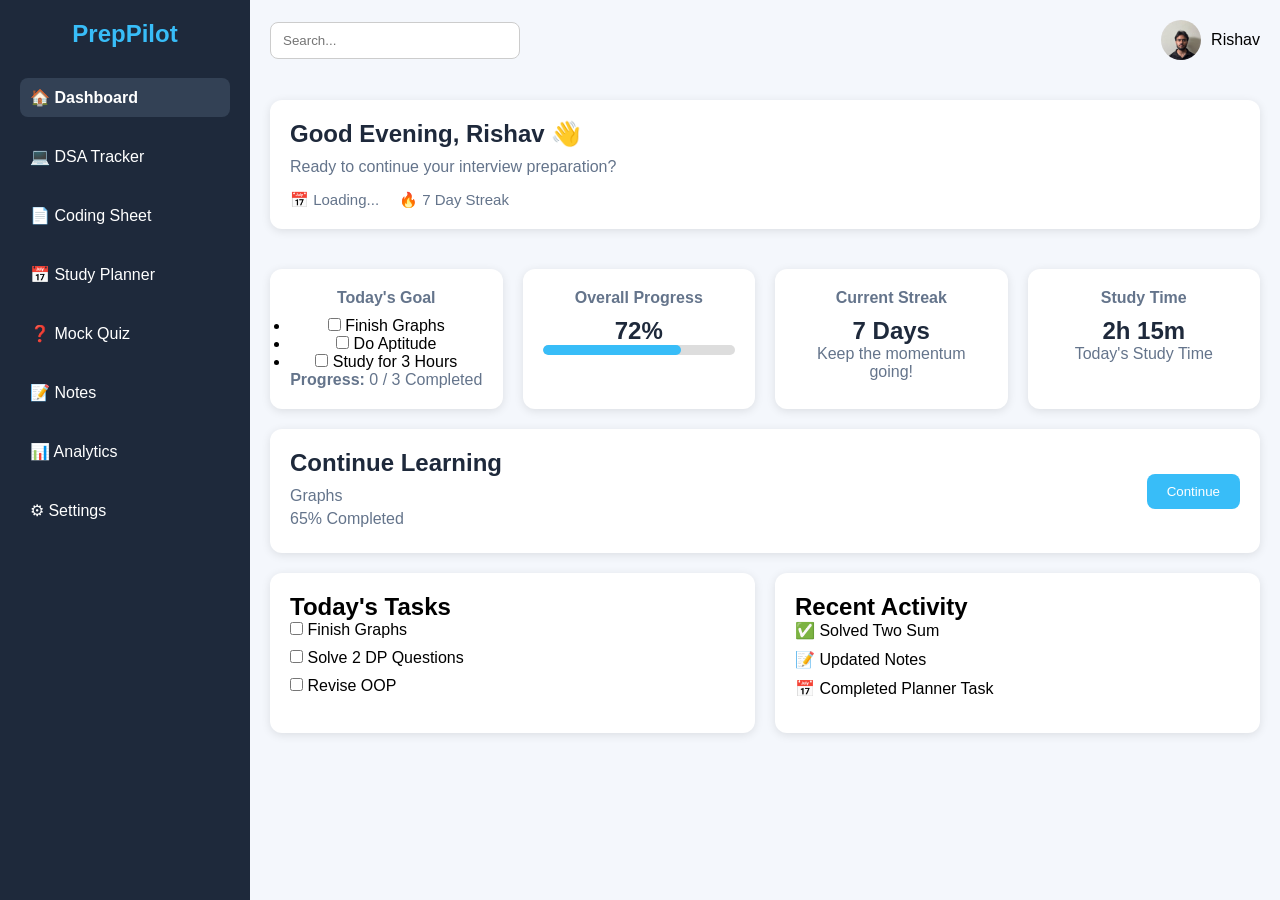
<file: index.html>
<!DOCTYPE html>
<html lang="en">
<head>
    <meta charset="UTF-8">
    <meta name="viewport" content="width=device-width, initial-scale=1.0">
    <title>PrepPilot | Interview Preparation Portal</title>
    <link rel="stylesheet" href="css/styles.css">
</head>
<body>

<div class="container">

    <!-- Sidebar -->
    <aside class="sidebar">

        <div class="logo">
            <h2>PrepPilot</h2>
        </div>

        <nav>
            <ul>
                <li class="sideElement"><a href="index.html" class="active">🏠 Dashboard</a></li>
                <li class="sideElement"><a href="tracker.html">💻 DSA Tracker</a></li>
                <li class="sideElement"><a href="sheet.html">📄 Coding Sheet</a></li>
                <li class="sideElement"><a href="planner.html">📅 Study Planner</a></li>
                <li class="sideElement"><a href="quiz.html">❓ Mock Quiz</a></li>
                <li class="sideElement"><a href="notes.html">📝 Notes</a></li>
                <li class="sideElement"><a href="analytics.html">📊 Analytics</a></li>
                <li class="sideElement"><a href="settings.html">⚙ Settings</a></li>
            </ul>
        </nav>

    </aside>

    <!-- Main Content -->
    <div class="content">

        <!-- Navbar -->
        <header class="navbar">

            <input class="search" type="text" placeholder="Search...">

            <div class="profile-section">
                <img src="assets/images/profile.jpeg"
                     alt="Profile Picture"
                     class="profile-pic">
                <span>Rishav</span>
            </div>

        </header>

        <!-- Dashboard -->
        <main class="dashboard">

            <!-- Welcome Card -->
            <section class="card welcome-card">

                <h1 id="greetings">Good Evening, Rishav 👋</h1>

                <p>Ready to continue your interview preparation?</p>

                <div class="welcome-info">
                    <span>📅 <span id="current-date">Loading...</span></span>
                    <span>🔥 <span id="streak-count">7</span> Day Streak</span>
                </div>

            </section>

            <!-- Statistics -->
            <section class="stats">

                <!-- Goal Card -->
                <section class="card goal-card">

                    <h3>Today's Goal</h3>

                    <ul class="checklist">
                        <li>
                            <input type="checkbox" id="goal1">
                            <label for="goal1">Finish Graphs</label>
                        </li>
                        <li>
                            <input type="checkbox" id="goal2">
                            <label for="goal2">Do Aptitude</label>
                        </li>
                        <li>
                            <input type="checkbox" id="goal3">
                            <label for="goal3">Study for 3 Hours</label>
                        </li>
                    </ul>

                    <p>
                        <strong>Progress:</strong>
                        <span id="goal-progress">0 / 3 Completed</span>
                    </p>

                </section>

                <!-- Progress Card -->
                <section class="card progress-card">
                    <h3>Overall Progress</h3>
                    <h2 id="overall-progress">72%</h2>
                    <div class="progress-bar">
                        <div class="progress-fill"></div>
                    </div>
                </section>

                <!-- Streak Card -->
                <section class="card streak-card">
                    <h3>Current Streak</h3>
                    <h2 id="streak-days">7 Days</h2>
                    <p>Keep the momentum going!</p>
                </section>

                <!-- Study Time Card -->
                <section class="card study-card">
                    <h3>Study Time</h3>
                    <h2 id="study-time">2h 15m</h2>
                    <p>Today's Study Time</p>
                </section>

            </section>

            <!-- Continue Learning -->
            <section class="card continue-card">
                <div class="continue-info">
                    <h2>Continue Learning</h2>
                    <p id="current-topic">Graphs</p>
                    <p id="topic-progress">65% Completed</p>
                </div>
                <button id="btn-continue">Continue</button>
            </section>

            <!-- Bottom Section: Tasks + Activity side by side -->
            <div class="bottom-section">

                <!-- Today's Tasks -->
                <section class="card tasks-card">
                    <h2>Today's Tasks</h2>
                    <ul>
                        <li>
                            <input type="checkbox" id="task1">
                            <label for="task1">Finish Graphs</label>
                        </li>
                        <li>
                            <input type="checkbox" id="task2">
                            <label for="task2">Solve 2 DP Questions</label>
                        </li>
                        <li>
                            <input type="checkbox" id="task3">
                            <label for="task3">Revise OOP</label>
                        </li>
                    </ul>
                </section>

                <!-- Recent Activity -->
                <section class="card activity-card">
                    <h2>Recent Activity</h2>
                    <ul>
                        <li>✅ Solved Two Sum</li>
                        <li>📝 Updated Notes</li>
                        <li>📅 Completed Planner Task</li>
                    </ul>
                </section>

            </div>

        </main>

    </div>

</div>
<script src="js/app.js"></script>
</body>
</html>
</file>
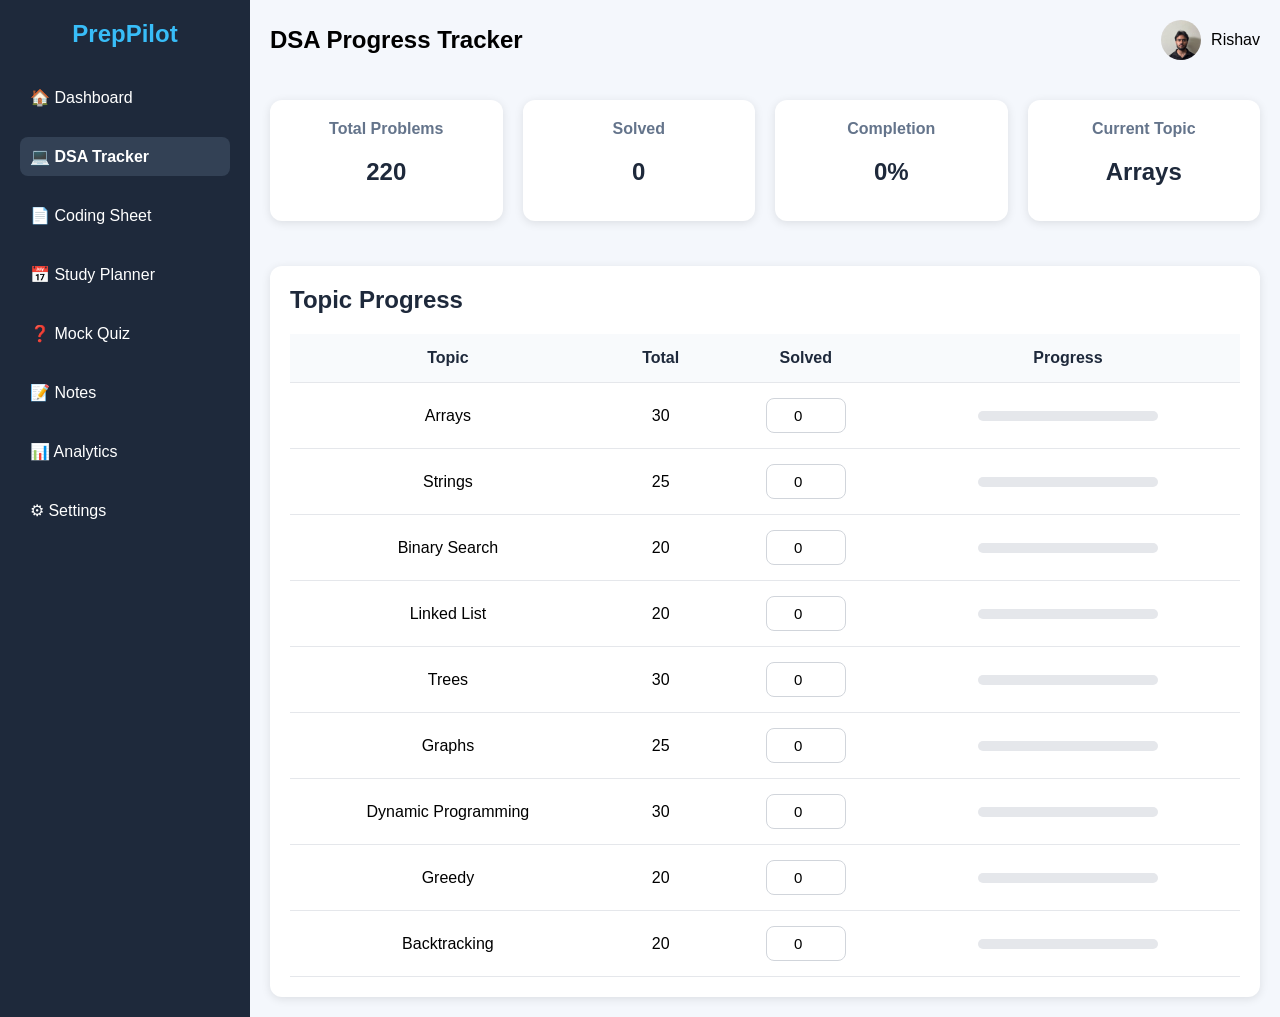
<file: pages/tracker.html>
<!DOCTYPE html>
<html lang="en">

<head>
    <meta charset="UTF-8">
    <meta name="viewport" content="width=device-width, initial-scale=1.0">
    <title>PrepPilot | DSA Tracker</title>

    <link rel="stylesheet" href="../css/styles.css">
    <link rel="stylesheet" href="../css/tracker.css">
</head>

<body>

<div class="container">

    <!-- Sidebar -->
    <aside class="sidebar">

        <div class="logo">
            <h2>PrepPilot</h2>
        </div>

        <nav>
            <ul>
                <li><a href="../index.html">🏠 Dashboard</a></li>
                <li><a class="active" href="tracker.html">💻 DSA Tracker</a></li>
                <li><a href="sheet.html">📄 Coding Sheet</a></li>
                <li><a href="planner.html">📅 Study Planner</a></li>
                <li><a href="quiz.html">❓ Mock Quiz</a></li>
                <li><a href="notes.html">📝 Notes</a></li>
                <li><a href="analytics.html">📊 Analytics</a></li>
                <li><a href="settings.html">⚙ Settings</a></li>
            </ul>
        </nav>

    </aside>

    <!-- Main Content -->
    <div class="content">

        <!-- Navbar -->
        <header class="navbar">

            <h2>DSA Progress Tracker</h2>

            <div class="profile-section">
                <img src="../assets/images/profile.jpeg"
                     class="profile-pic"
                     alt="Profile">
                <span>Rishav</span>
            </div>

        </header>

        <main class="dashboard">

            <!-- Summary Cards -->

            <section class="stats">

                <div class="card">
                    <h3>Total Problems</h3>
                    <h2 id="total-problems">240</h2>
                </div>

                <div class="card">
                    <h3>Solved</h3>
                    <h2 id="solved-problems">0</h2>
                </div>

                <div class="card">
                    <h3>Completion</h3>
                    <h2 id="completion-percent">0%</h2>
                </div>

                <div class="card">
                    <h3>Current Topic</h3>
                    <h2 id="current-topic">Arrays</h2>
                </div>

            </section>

            <!-- Tracker Table -->

            <section class="card">

                <h2>Topic Progress</h2>

                <table class="tracker-table">

                    <thead>

                    <tr>
                        <th>Topic</th>
                        <th>Total</th>
                        <th>Solved</th>
                        <th>Progress</th>
                    </tr>

                    </thead>

                    <tbody>

                    <tr>

                        <td>Arrays</td>

                        <td>30</td>

                        <td>

                            <input
                                    type="number"
                                    min="0"
                                    max="30"
                                    value="0"
                                    class="topic-input"
                                    data-total="30">

                        </td>

                        <td>

                            <div class="progress-bar">

                                <div class="progress-fill"></div>

                            </div>

                        </td>

                    </tr>

                    <tr>

                        <td>Strings</td>

                        <td>25</td>

                        <td>

                            <input
                                    type="number"
                                    min="0"
                                    max="25"
                                    value="0"
                                    class="topic-input"
                                    data-total="25">

                        </td>

                        <td>

                            <div class="progress-bar">

                                <div class="progress-fill"></div>

                            </div>

                        </td>

                    </tr>

                    <tr>

                        <td>Binary Search</td>

                        <td>20</td>

                        <td>

                            <input
                                    type="number"
                                    min="0"
                                    max="20"
                                    value="0"
                                    class="topic-input"
                                    data-total="20">

                        </td>

                        <td>

                            <div class="progress-bar">

                                <div class="progress-fill"></div>

                            </div>

                        </td>

                    </tr>

                    <tr>

                        <td>Linked List</td>

                        <td>20</td>

                        <td>

                            <input
                                    type="number"
                                    min="0"
                                    max="20"
                                    value="0"
                                    class="topic-input"
                                    data-total="20">

                        </td>

                        <td>

                            <div class="progress-bar">

                                <div class="progress-fill"></div>

                            </div>

                        </td>

                    </tr>

                    <tr>

                        <td>Trees</td>

                        <td>30</td>

                        <td>

                            <input
                                    type="number"
                                    min="0"
                                    max="30"
                                    value="0"
                                    class="topic-input"
                                    data-total="30">

                        </td>

                        <td>

                            <div class="progress-bar">

                                <div class="progress-fill"></div>

                            </div>

                        </td>

                    </tr>

                    <tr>

                        <td>Graphs</td>

                        <td>25</td>

                        <td>

                            <input
                                    type="number"
                                    min="0"
                                    max="25"
                                    value="0"
                                    class="topic-input"
                                    data-total="25">

                        </td>

                        <td>

                            <div class="progress-bar">

                                <div class="progress-fill"></div>

                            </div>

                        </td>

                    </tr>

                    <tr>

                        <td>Dynamic Programming</td>

                        <td>30</td>

                        <td>

                            <input
                                    type="number"
                                    min="0"
                                    max="30"
                                    value="0"
                                    class="topic-input"
                                    data-total="30">

                        </td>

                        <td>

                            <div class="progress-bar">

                                <div class="progress-fill"></div>

                            </div>

                        </td>

                    </tr>

                    <tr>

                        <td>Greedy</td>

                        <td>20</td>

                        <td>

                            <input
                                    type="number"
                                    min="0"
                                    max="20"
                                    value="0"
                                    class="topic-input"
                                    data-total="20">

                        </td>

                        <td>

                            <div class="progress-bar">

                                <div class="progress-fill"></div>

                            </div>

                        </td>

                    </tr>

                    <tr>

                        <td>Backtracking</td>

                        <td>20</td>

                        <td>

                            <input
                                    type="number"
                                    min="0"
                                    max="20"
                                    value="0"
                                    class="topic-input"
                                    data-total="20">

                        </td>

                        <td>

                            <div class="progress-bar">

                                <div class="progress-fill"></div>

                            </div>

                        </td>

                    </tr>

                    </tbody>

                </table>

            </section>

        </main>

    </div>

</div>

<script src="../js/tracker.js"></script>

</body>
</html>
</file>
<file: css/styles.css>
:root{
    --bg-color: #F4F7FC;
    --sidebar-color: #1E293B;
    --sidebar-hover: #334155;
    --accent-color: #38BDF8;
    --accent-hover: #0EA5E9;
    --text-color: #1E293B;
    --text-muted: #64748B;
}

*{
    margin: 0;
    padding: 0;
    box-sizing: border-box;
}

.container{
    display: flex;
}

body{
    font-family: Arial, sans-serif;
    background: var(--bg-color);
}

/* ---------------------------------
   Sidebar
----------------------------------*/
.sidebar{
    width: 250px;
    min-height: 100vh;
    background: var(--sidebar-color);
    color: white;
    padding: 20px;
    flex-shrink: 0;
}

.sidebar h2{
    color: var(--accent-color);
}

.logo{
    text-align: center;
    margin-bottom: 30px;
}

nav ul{
    list-style: none;
    display: flex;
    flex-direction: column;
    gap: 20px;
}

nav a{
    text-decoration: none;
    color: white;
    font-size: 16px;
    display: block;
    padding: 10px;
    border-radius: 8px;
    transition: background 0.3s;
    cursor:pointer;
}

nav a:hover{
    background: var(--sidebar-hover);
}

nav a.active{
    background: var(--sidebar-hover);
    font-weight: bold;
}

/* ---------------------------------
   Top bar
----------------------------------*/
.content{
    flex: 1;
    min-width: 0;
}

.navbar{
    display: flex;
    justify-content: space-between;
    align-items: center;
    padding: 20px;
}

.search{
    width: 250px;
    padding: 10px 12px;
    border-radius: 8px;
    border: 1px solid #ccc;
}

.profile-section{
    display: flex;
    align-items: center;
    gap: 10px;
}

.profile-pic{
    width: 40px;
    height: 40px;
    border-radius: 50%;
    object-fit: cover;
}

/* ---------------------------------
   Dashboard layout
----------------------------------*/
.dashboard{
    display: flex;
    flex-direction: column;
    gap: 20px;
    padding: 20px;
}

.card{
    background: white;
    border-radius: 12px;
    padding: 20px;
    box-shadow: 0 2px 10px rgba(0,0,0,0.1);
    transition: transform 0.3s, box-shadow 0.3s;
}

.card:hover{
    transform: translateY(-5px);
    box-shadow: 0 8px 20px rgba(0,0,0,0.15);
}

.welcome-card{
    margin-bottom: 20px;
}

.welcome-card h1{
    margin-bottom: 10px;
    color: var(--text-color);
}

.welcome-card p{
    color: var(--text-muted);
}

.welcome-info{
    display: flex;
    gap: 20px;
    margin-top: 15px;
    color: var(--text-muted);
    font-size: 15px;
}

/* ---------------------------------
   Stats cards
----------------------------------*/
.stats{
    display: grid;
    grid-template-columns: repeat(4, 1fr);
    gap: 20px;
}

.stats .card{
    text-align: center;
}

.stats h3{
    color: var(--text-muted);
    margin-bottom: 10px;
    font-size: 16px;
}

.stats h2{
    font-size: 24px;
    color: var(--text-color);
}

.stats p{
    color: var(--text-muted);
}

/* ---------------------------------
   Progress bar
----------------------------------*/
.progress-bar{
    width: 100%;
    height: 10px;
    background: #ddd;
    border-radius: 10px;
    overflow: hidden;
}

.progress-fill{
    width: 72%;
    height: 100%;
    background: var(--accent-color);
    border-radius: 10px;
}

/* ---------------------------------
   Buttons
----------------------------------*/
button{
    padding: 10px 20px;
    border: none;
    border-radius: 8px;
    background: var(--accent-color);
    color: white;
    cursor: pointer;
    transition: background 0.3s;
}

button:hover{
    background: var(--accent-hover);
}

/* ---------------------------------
   Continue Learning card
----------------------------------*/
.continue-card{
    display: flex;
    justify-content: space-between;
    align-items: center;
}

.continue-info h2{
    margin-bottom: 10px;
    color: var(--text-color);
}

.continue-info p{
    color: var(--text-muted);
    margin-bottom: 5px;
}

/* ---------------------------------
   Bottom section: Tasks + Activity
----------------------------------*/
.bottom-section{
    display: grid;
    grid-template-columns: 1fr 1fr;
    gap: 20px;
}

.tasks-card ul,
.activity-card ul{
    list-style: none;
    margin-bottom: 15px;
}

.tasks-card li,
.activity-card li{
    margin-bottom: 10px;
}

/* ---------------------------------
   Responsive
----------------------------------*/
@media(max-width: 768px){

    .stats{
        grid-template-columns: repeat(2, 1fr);
    }

    .navbar{
        flex-direction: column;
        align-items: flex-start;
        gap: 15px;
    }

    .search{
        width: 100%;
    }

    .continue-card{
        flex-direction: column;
        align-items: flex-start;
        gap: 15px;
    }

    .bottom-section{
        grid-template-columns: 1fr;
    }

}

@media (max-width: 480px){
    .stats{
        grid-template-columns: 1fr;
    }
}
</file>
<file: css/tracker.css>
.tracker-table{
    width: 100%;
    border-collapse: collapse;
    margin-top: 20px;
}

.tracker-table th,
.tracker-table td{
    padding: 15px;
    text-align: center;
    border-bottom: 1px solid #e5e7eb;
}

.tracker-table th{
    background: #f8fafc;
    color: var(--text-color);
    font-weight: 600;
}

.tracker-table tr:hover{
    background: #f9fbfd;
}



.topic-input{

    width: 80px;

    padding: 8px;

    text-align: center;

    border: 1px solid #d1d5db;

    border-radius: 8px;

    font-size: 15px;

    outline: none;

    transition: 0.3s;

}

.topic-input:focus{

    border-color: var(--accent-color);

    box-shadow: 0 0 6px rgba(56,189,248,.4);

}


.progress-bar{

    width: 180px;

    height: 10px;

    background: #e5e7eb;

    border-radius: 20px;

    overflow: hidden;

    margin: auto;

}

.progress-fill{

    width: 0%;

    height: 100%;

    background: var(--accent-color);

    transition: width .4s ease;

}



.stats{

    margin-bottom: 25px;

}

.stats .card{

    min-height: 120px;

    display: flex;

    flex-direction: column;

    justify-content: center;

}

.stats h2{

    margin-top: 10px;

}



.card h2{

    color: var(--text-color);

    margin-bottom: 15px;

}



@media(max-width:992px){

    .tracker-table{

        display:block;

        overflow-x:auto;

        white-space:nowrap;

    }

    .progress-bar{

        width:140px;

    }

}

@media(max-width:768px){

    .topic-input{

        width:65px;

    }

    .progress-bar{

        width:120px;

    }

}

@media(max-width:480px){

    .tracker-table th,

    .tracker-table td{

        padding:10px;

        font-size:14px;

    }

    .topic-input{

        width:55px;

        font-size:14px;

    }

}
</file>
